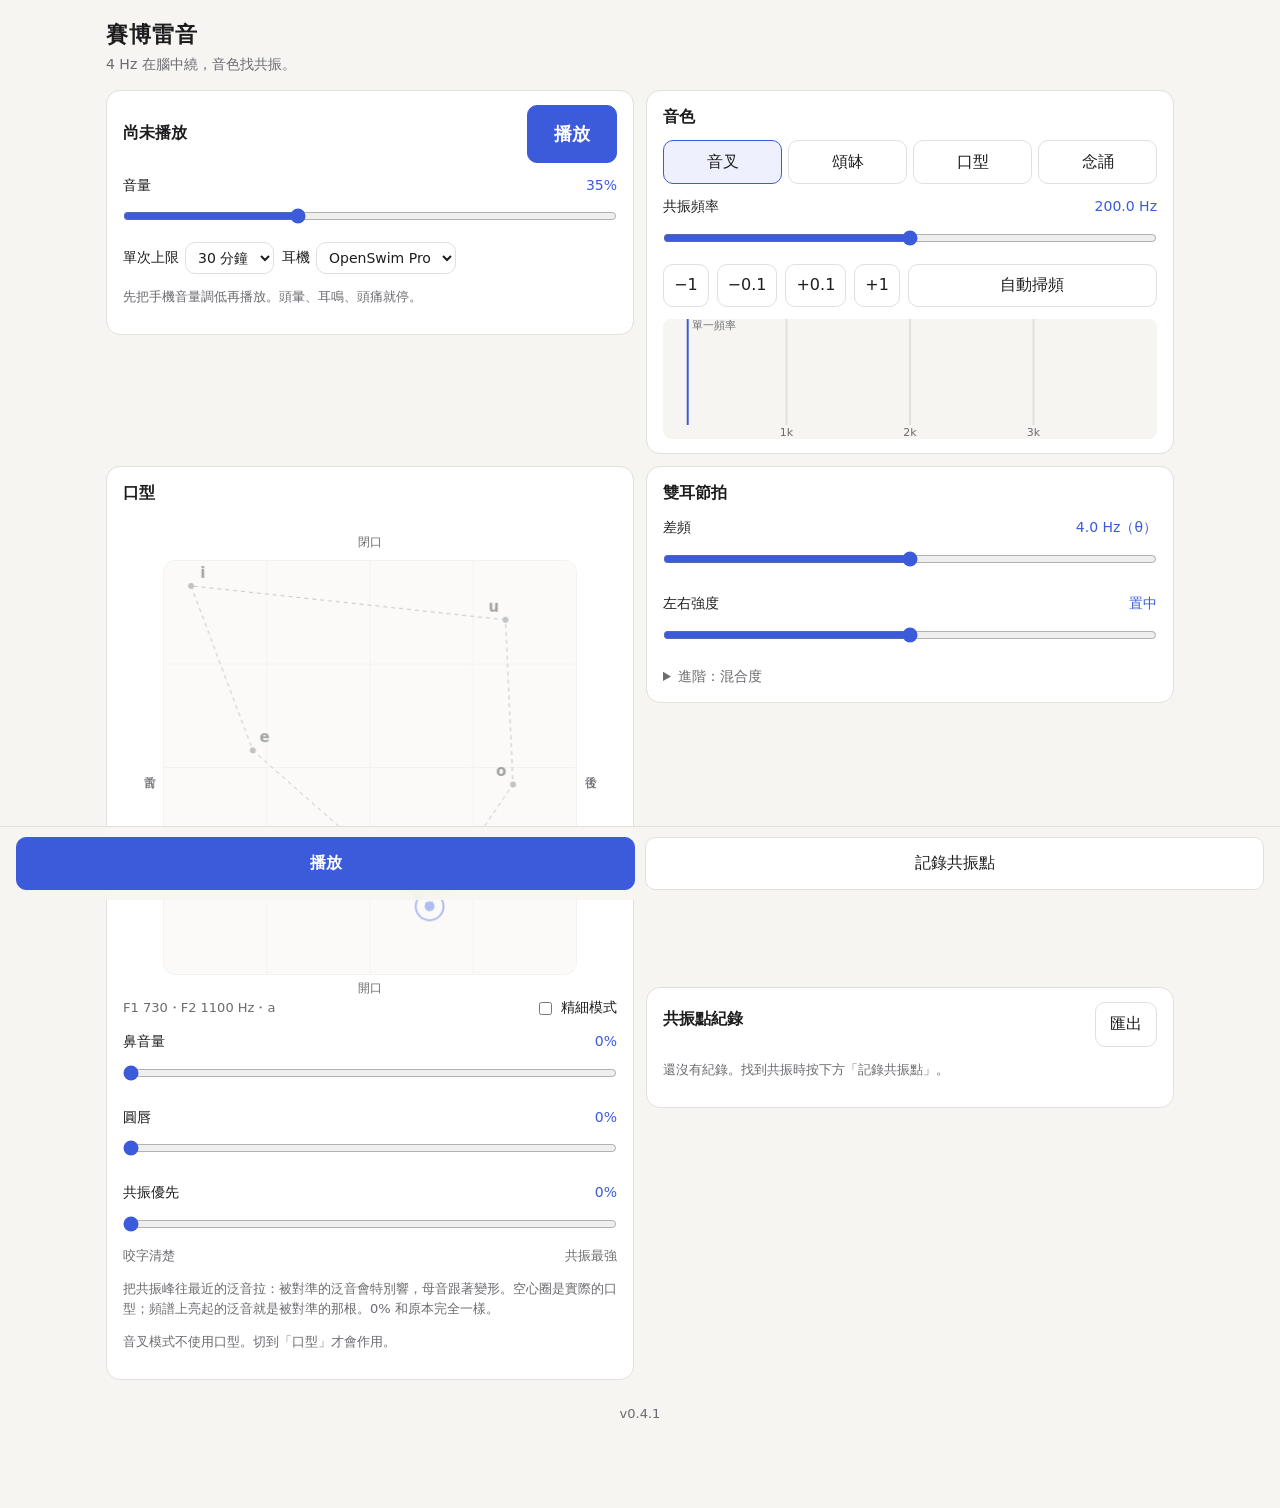
<file: index.html>
<!doctype html>
<html lang="zh-Hant">
<head>
<meta charset="utf-8">
<meta name="viewport" content="width=device-width,initial-scale=1">
<meta http-equiv="refresh" content="0; url=app/">
<title>賽博雷音</title>
</head>
<body>
<p><a href="app/">開啟賽博雷音</a></p>
</body>
</html>
</file>
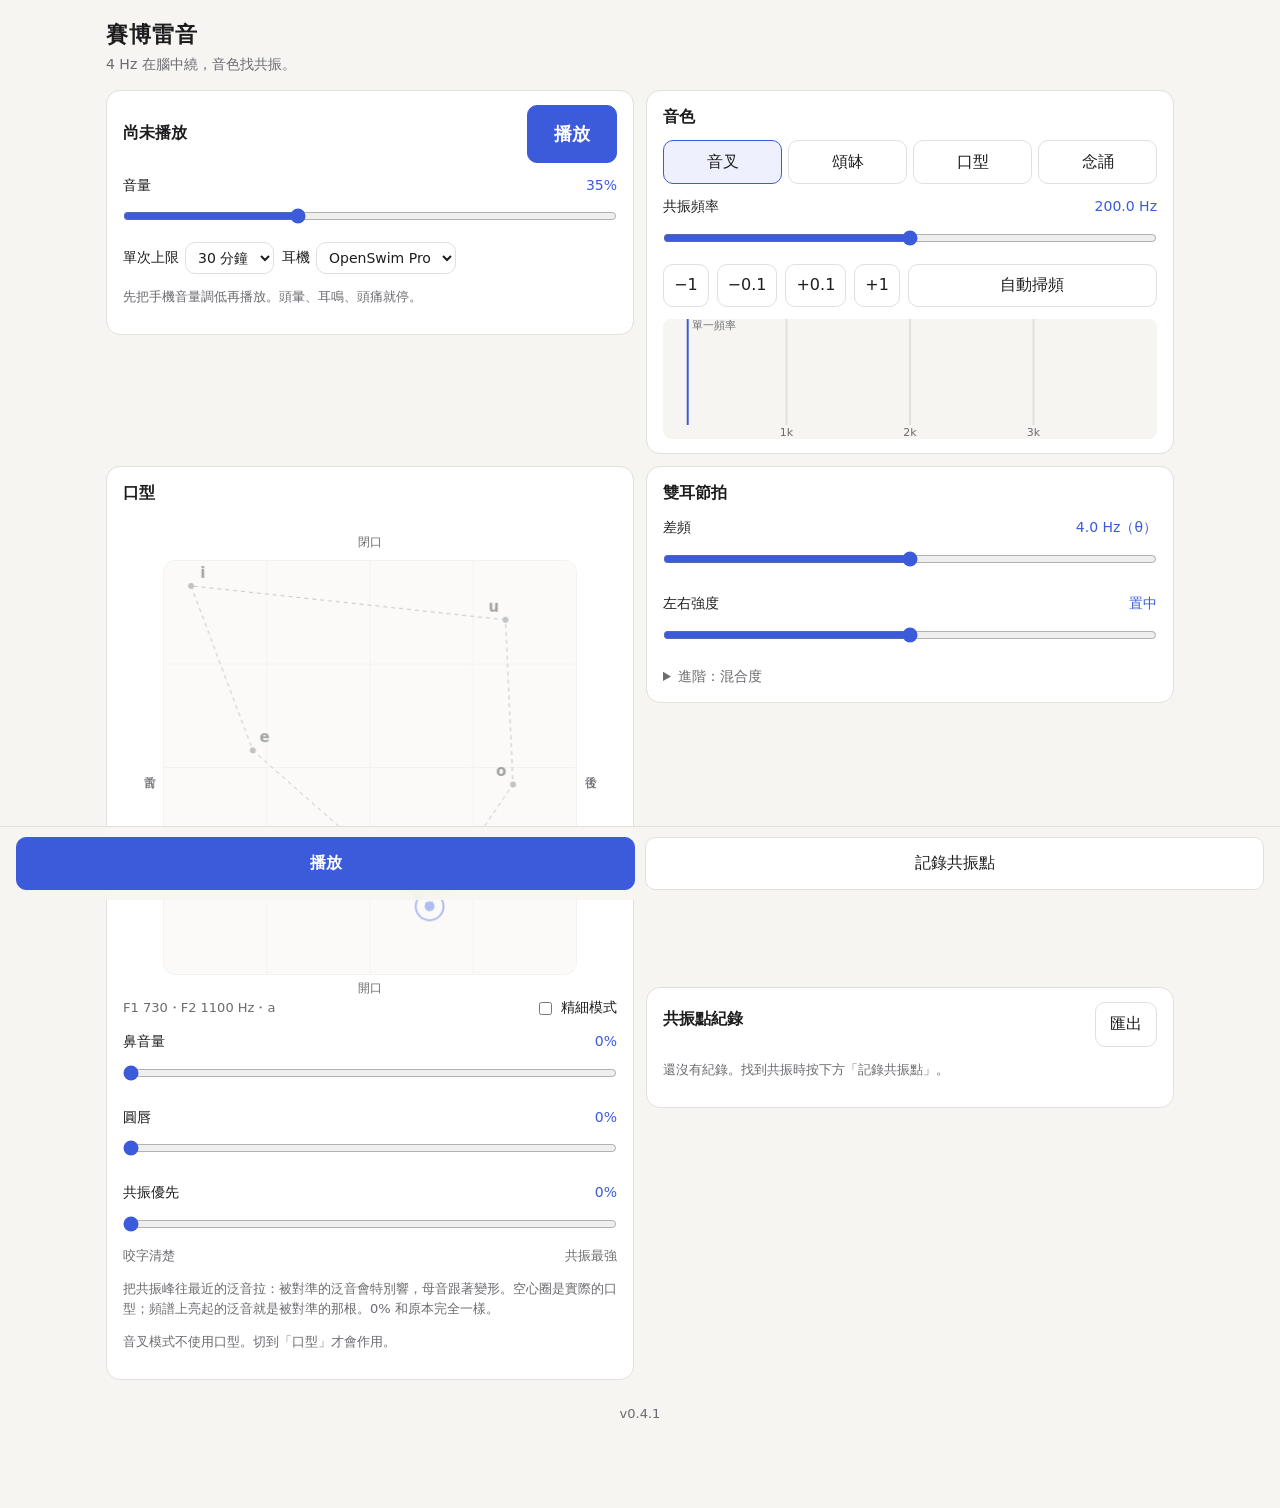
<file: app/index.html>
<!doctype html>
<html lang="zh-Hant">
<head>
<meta charset="utf-8">
<meta name="viewport" content="width=device-width,initial-scale=1,viewport-fit=cover">
<meta name="theme-color" content="#16161a">
<link rel="manifest" href="manifest.webmanifest">
<link rel="icon" href="icon-192.png">
<link rel="stylesheet" href="style.css?v=0.4.1">
<title>賽博雷音</title>
</head>
<body>
<header class="top">
  <h1>賽博雷音</h1>
  <p class="sub">4 Hz 在腦中繞，音色找共振。</p>
</header>

<div id="unsupported" class="banner bad" hidden>這個瀏覽器不支援精確音訊引擎（需要 https 與 AudioWorklet）。請用 Chrome 開啟正式網址。</div>
<div id="interrupted" class="banner" hidden>
  聲音被中斷了（例如通話）。<button id="resume" class="primary">繼續</button>
</div>

<main class="layout">
  <!-- 播放與安全 -->
  <section class="card" id="playCard">
    <div class="row between">
      <div>
        <div id="status" class="status">尚未播放</div>
        <div id="remain" class="muted small"></div>
      </div>
      <button id="playBig" class="primary big">播放</button>
    </div>
    <label class="field">
      <span class="lbl">音量 <output id="volOut"></output></span>
      <input type="range" id="vol" min="0" max="100" step="1">
    </label>
    <div class="row wrap gap">
      <label class="inline">單次上限
        <select id="limit">
          <option value="10">10 分鐘</option><option value="20">20 分鐘</option>
          <option value="30">30 分鐘</option><option value="45">45 分鐘</option><option value="60">60 分鐘</option>
        </select>
      </label>
      <label class="inline">耳機
        <select id="headset">
          <option>OpenSwim Pro</option><option>Bose QC</option><option>其他</option>
        </select>
      </label>
    </div>
    <div id="setsRow" class="field" hidden>
      <span class="lbl">我的缽組 <span class="muted small">點一下就換成那組缽並開始播放</span></span>
      <div id="sets" class="chips"></div>
    </div>
    <p class="muted small">先把手機音量調低再播放。頭暈、耳鳴、頭痛就停。</p>
  </section>

  <!-- 音色 -->
  <section class="card">
    <h2>音色</h2>
    <div class="seg" role="group" aria-label="音色模式">
      <button data-mode="tone">音叉</button>
      <button data-mode="bowl">頌缽</button>
      <button data-mode="voice">口型</button>
      <button data-mode="chant">念誦</button>
    </div>
    <label class="field">
      <span class="lbl">共振頻率 <output id="f0Out"></output></span>
      <input type="range" id="f0" min="0" max="1000" step="1">
    </label>
    <div class="row gap nudges">
      <button data-nudge="-1">−1</button><button data-nudge="-0.1">−0.1</button>
      <button data-nudge="0.1">+0.1</button><button data-nudge="1">+1</button>
      <button id="sweep" class="grow">自動掃頻</button>
    </div>
    <p id="sweepHint" class="muted small" hidden>從目前頻率慢慢往上掃到 1000 Hz。感覺到共振就按下方「記錄共振點」；碰任何頻率控制就停止掃頻。</p>
    <canvas id="spec" class="spec" aria-label="頻譜：聲道響應與各泛音"></canvas>
  </section>

  <!-- 念誦 -->
  <section class="card" id="chantCard" hidden>
    <h2>念誦</h2>
    <textarea id="chantText" rows="3" spellcheck="false" autocapitalize="off" autocomplete="off" autocorrect="off"
      placeholder="輸入漢字或梵文轉寫（IAST）。一行一句；。或 | 停頓、|| 長停頓；~ 把前一個音拉長一拍；[na mo] 方括號裡寫拼音可指定讀法。"></textarea>
    <div id="keys" class="keys" aria-label="特殊字母"></div>
    <p class="muted small">文字只存在這支手機裡，不會上傳；匯出紀錄時也不含文字。</p>
    <div id="chantView" class="chantview" aria-label="念到的位置"></div>
    <label class="field">
      <span class="lbl">念速 <output id="rateOut"></output></span>
      <input type="range" id="rate" min="0" max="1000" step="1">
      <span class="ends small muted"><span>慢（一音約 20 秒）</span><span>快</span></span>
    </label>
    <label class="field">
      <span class="lbl">連音 <output id="legatoOut"></output></span>
      <input type="range" id="legato" min="0" max="100" step="1">
      <span class="ends small muted"><span>逐字</span><span>連綿</span></span>
    </label>
    <p class="muted small">往「連綿」拉，字與字之間不再斷開：子音造成的音量凹陷變淺，口型不停地滑向下一個音。0% 和原本一樣。</p>
    <div class="row gap wrap">
      <label class="inline"><input type="checkbox" id="loop"> 循環</label>
      <button id="chantRestart">回到開頭</button>
      <button id="offsetZero">偏移歸零</button>
    </div>
    <p class="muted small">點上面任一句，從那句開始念。下方口型觸控板在念誦時是「整段念法的偏移」：拖一下，整段往那個方向偏。鼻音量、圓唇、共振優先照常作用。</p>
  </section>

  <!-- 頌缽 -->
  <section class="card" id="bowlCard" hidden>
    <h2>頌缽</h2>
    <div class="field">
      <span class="lbl">缽數</span>
      <div class="seg" id="bowlN" role="group" aria-label="缽數">
        <button data-n="1">1</button><button data-n="2">2</button><button data-n="3">3</button><button data-n="4">4</button>
      </div>
    </div>
    <div id="bowlRows"></div>
    <div id="bowlMulti" hidden>
      <label class="field">
        <span class="lbl">敲法</span>
        <select id="bowlOrder">
          <option value="roll">輪流敲（一個接一個）</option>
          <option value="together">同時敲</option>
        </select>
      </label>
      <label class="inline"><input type="checkbox" id="bowlAlign"> 拍頻對齊</label>
      <p id="alignInfo" class="muted small"></p>
      <p class="muted small">每個缽、每個泛音在右耳都比左耳高差頻，幾個缽一起響也守得住腦中繞。缽與缽之間的「嗡—嗡—」左右耳相同，不改變差頻；拍頻對齊會把副缽微調（最多 3%），讓這個起伏也剛好等於差頻；五度、八度這類音程的泛音彼此離得遠，本來就不太拍打，對齊主要用在同音或音高相近的缽。敲法要在「每 n 秒敲一下」時才有作用。</p>
    </div>
    <label class="field">
      <span class="lbl">奏法</span>
      <select id="strike">
        <option value="0">磨缽（持續）</option>
        <option value="5">每 5 秒敲一下</option>
        <option value="8">每 8 秒敲一下</option>
        <option value="12">每 12 秒敲一下</option>
        <option value="20">每 20 秒敲一下</option>
      </select>
    </label>
    <div id="strikeOpts" hidden>
      <label class="field">
        <span class="lbl">槌</span>
        <select id="mallet">
          <option value="soft">皮槌（悶、柔）</option>
          <option value="wood">木槌（脆、亮）</option>
        </select>
      </label>
      <label class="field">
        <span class="lbl">敲擊聲 <output id="knockOut"></output></span>
        <input type="range" id="knock" min="0" max="100" step="1">
        <span class="ends small muted"><span>只有餘音</span><span>敲得清楚</span></span>
      </label>
    </div>
    <label class="field">
      <span class="lbl">亮度 <output id="brightOut"></output></span>
      <input type="range" id="bright" min="0" max="100" step="1">
      <span class="ends small muted"><span>沉</span><span>亮</span></span>
    </label>
    <label class="field">
      <span class="lbl">顫動 <output id="wobbleOut"></output></span>
      <input type="range" id="wobble" min="0" max="100" step="1">
      <span class="ends small muted"><span>平穩</span><span>嗡嗡顫</span></span>
    </label>
    <p class="muted small">共振頻率就是缽的基音，其餘泛音不是整數倍，這是缽聲的來源。顫動是缽自己的「嗡—嗡—」，比 4 Hz 慢，和腦中繞是兩回事；太強可能蓋過腦中繞的感覺。</p>
    <div class="row gap wrap">
      <button id="saveSet">存成缽組</button>
      <button id="manageSets" aria-pressed="false">管理缽組</button>
    </div>
    <p class="muted small">缽組會記住：共振頻率、差頻、缽數與各缽音程音量、敲法、拍頻對齊、奏法、槌、敲擊聲、亮度、顫動。存在這支手機裡。</p>
    <ul id="setList" class="points" hidden></ul>
  </section>

  <!-- 口型 -->
  <section class="card" id="voiceCard">
    <h2>口型</h2>
    <div class="padwrap">
      <span class="ax top">閉口</span>
      <span class="ax left">舌前</span>
      <canvas id="pad" class="pad" tabindex="0" aria-label="口型觸控板：上下開口，左右舌位"></canvas>
      <span class="ax right">舌後</span>
      <span class="ax bottom">開口</span>
    </div>
    <div class="row between small">
      <span id="padOut" class="muted"></span>
      <label class="inline"><input type="checkbox" id="fine"> 精細模式</label>
    </div>
    <label class="field">
      <span class="lbl">鼻音量 <output id="nasalOut"></output></span>
      <input type="range" id="nasal" min="0" max="100" step="1">
    </label>
    <label class="field">
      <span class="lbl">圓唇 <output id="roundOut"></output></span>
      <input type="range" id="round" min="0" max="100" step="1">
    </label>
    <label class="field">
      <span class="lbl">共振優先 <output id="tuneOut"></output></span>
      <input type="range" id="tune" min="0" max="100" step="1">
      <span class="ends small muted"><span>咬字清楚</span><span>共振最強</span></span>
    </label>
    <p class="muted small">把共振峰往最近的泛音拉：被對準的泛音會特別響，母音跟著變形。空心圈是實際的口型；頻譜上亮起的泛音就是被對準的那根。0% 和原本完全一樣。</p>
    <p id="toneNote" class="muted small" hidden>音叉模式不使用口型。切到「口型」才會作用。</p>
  </section>

  <!-- 雙耳節拍 -->
  <section class="card">
    <h2>雙耳節拍</h2>
    <label class="field">
      <span class="lbl">差頻 <output id="deltaOut"></output></span>
      <input type="range" id="delta" min="0" max="8" step="0.1">
    </label>
    <label class="field">
      <span class="lbl">左右強度 <output id="balOut"></output></span>
      <input type="range" id="bal" min="-100" max="100" step="1">
    </label>
    <details>
      <summary>進階：混合度</summary>
      <label class="field">
        <span class="lbl">混合度 <output id="mixOut"></output></span>
        <input type="range" id="mix" min="0" max="100" step="1">
        <span class="ends small muted"><span>腦中繞</span><span>一鬆一緊</span></span>
      </label>
      <p class="muted small">每邊耳朵混進多少另一邊的聲音。不是按摩的主機制，平常保持 0。</p>
    </details>
  </section>

  <!-- 共振點紀錄 -->
  <section class="card" id="logCard">
    <div class="row between">
      <h2>共振點紀錄</h2>
      <button id="export">匯出</button>
    </div>
    <form id="recForm" class="rec" hidden>
      <p class="small">哪裡在共振？（可多選）</p>
      <div id="parts" class="chips"></div>
      <input id="note" type="text" placeholder="備註（可不填）" maxlength="200">
      <div class="row gap">
        <button type="submit" class="primary grow">儲存</button>
        <button type="button" id="recCancel">取消</button>
      </div>
    </form>
    <ul id="points" class="points"></ul>
    <p id="noPoints" class="muted small">還沒有紀錄。找到共振時按下方「記錄共振點」。</p>
  </section>
</main>

<nav class="bar">
  <button id="playBar" class="primary">播放</button>
  <button id="recBtn">記錄共振點</button>
</nav>

<script type="module" src="app.js?v=0.4.1"></script>
<p class="ver muted small">v0.4.1</p>
</body>
</html>
</file>
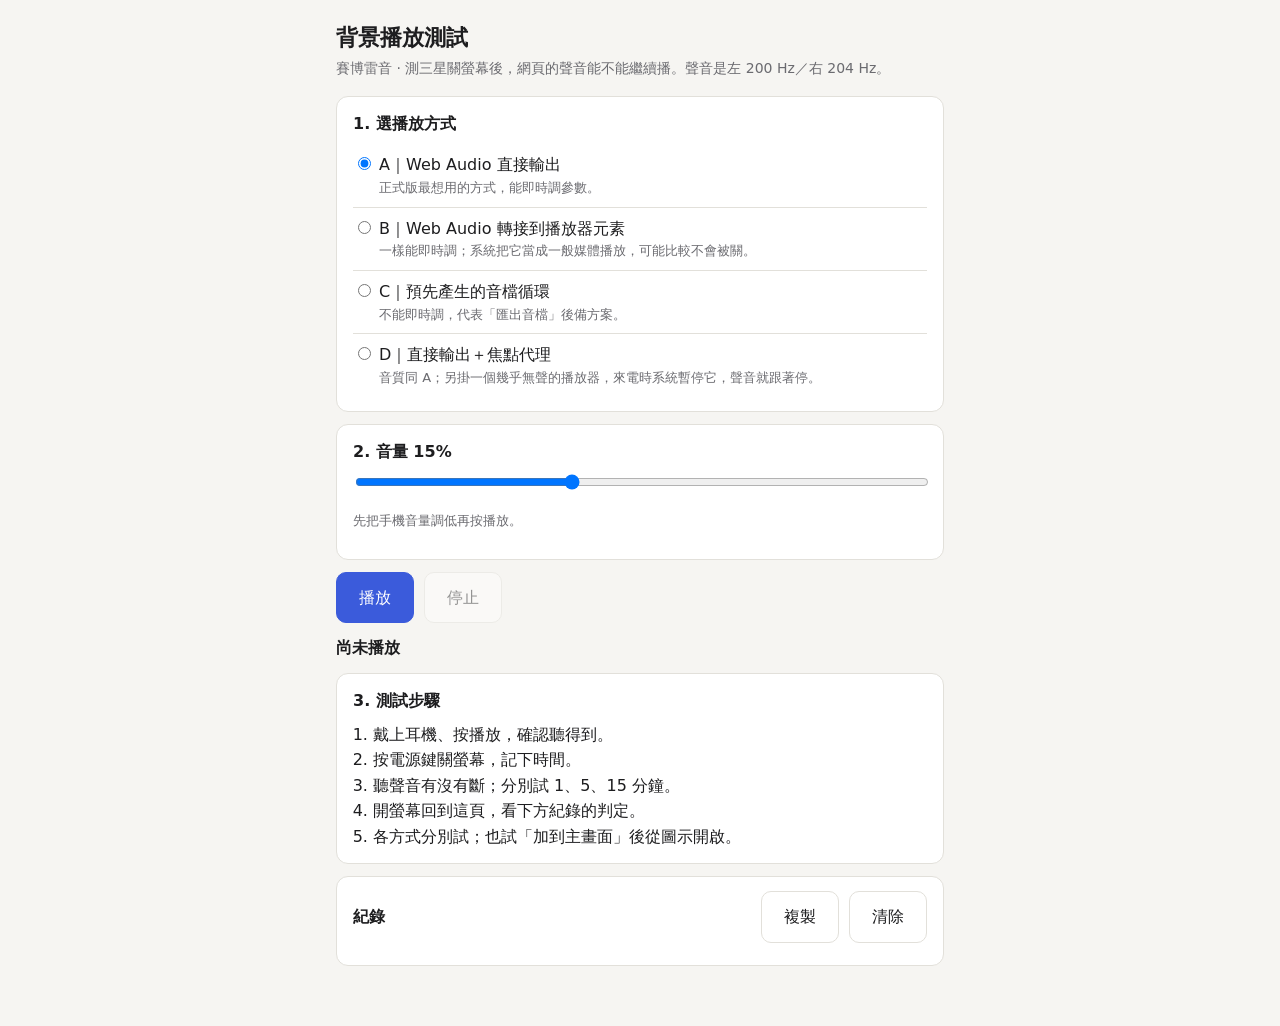
<file: spike/bg-audio/index.html>
<!doctype html>
<html lang="zh-Hant">
<head>
<meta charset="utf-8">
<meta name="viewport" content="width=device-width,initial-scale=1">
<meta name="theme-color" content="#16161a">
<link rel="manifest" href="manifest.webmanifest">
<link rel="icon" href="icon-192.png">
<title>背景播放測試</title>
<style>
:root{--bg:#f6f5f2;--panel:#fff;--ink:#1d1d1f;--mute:#6b6b70;--line:#e2e0da;--acc:#3b5bdb;--ok:#2b8a3e;--bad:#c92a2a}
@media (prefers-color-scheme:dark){:root{--bg:#16161a;--panel:#1f1f24;--ink:#ececf0;--mute:#9a9aa3;--line:#30303a;--acc:#8ea2ff;--ok:#69db7c;--bad:#ff8787}}
*{box-sizing:border-box}
body{margin:0;background:var(--bg);color:var(--ink);font:16px/1.6 system-ui,"Microsoft JhengHei","Noto Sans TC",sans-serif}
main{max-width:640px;margin:0 auto;padding:20px 16px 48px}
h1{font-size:22px;margin:0}
h2{font-size:16px;margin:0 0 8px}
.sub{color:var(--mute);margin:2px 0 16px;font-size:14px}
.card{background:var(--panel);border:1px solid var(--line);border-radius:12px;padding:14px 16px;margin-bottom:12px}
label.opt{display:block;padding:8px 0;border-top:1px solid var(--line)}
label.opt:first-of-type{border-top:0}
label.opt small{display:block;color:var(--mute);margin-left:26px;font-size:13px}
.row{display:flex;gap:10px;flex-wrap:wrap;align-items:center}
button{font:inherit;padding:12px 22px;border-radius:10px;border:1px solid var(--line);background:var(--panel);color:var(--ink);cursor:pointer}
button.primary{background:var(--acc);border-color:var(--acc);color:#fff}
button:disabled{opacity:.45}
input[type=range]{width:100%}
#status{font-weight:600;margin:12px 0}
ol.steps{margin:0;padding-left:20px}
#log{list-style:none;margin:8px 0 0;padding:0;font-size:14px}
#log li{padding:5px 0;border-top:1px solid var(--line)}
#log time{color:var(--mute);font-variant-numeric:tabular-nums;margin-right:6px}
#log .ok{color:var(--ok)} #log .bad{color:var(--bad)}
.small{font-size:13px;color:var(--mute)}
</style>
</head>
<body>
<main>
  <h1>背景播放測試</h1>
  <p class="sub">賽博雷音 · 測三星關螢幕後，網頁的聲音能不能繼續播。聲音是左 200 Hz／右 204 Hz。</p>

  <section class="card">
    <h2>1. 選播放方式</h2>
    <label class="opt"><input type="radio" name="m" value="direct" checked> A｜Web Audio 直接輸出
      <small>正式版最想用的方式，能即時調參數。</small></label>
    <label class="opt"><input type="radio" name="m" value="stream"> B｜Web Audio 轉接到播放器元素
      <small>一樣能即時調；系統把它當成一般媒體播放，可能比較不會被關。</small></label>
    <label class="opt"><input type="radio" name="m" value="file"> C｜預先產生的音檔循環
      <small>不能即時調，代表「匯出音檔」後備方案。</small></label>
    <label class="opt"><input type="radio" name="m" value="hybrid"> D｜直接輸出＋焦點代理
      <small>音質同 A；另掛一個幾乎無聲的播放器，來電時系統暫停它，聲音就跟著停。</small></label>
  </section>

  <section class="card">
    <h2>2. 音量 <output id="volOut"></output></h2>
    <input type="range" id="vol" min="0" max="40" value="15">
    <p class="small">先把手機音量調低再按播放。</p>
  </section>

  <div class="row">
    <button id="play" class="primary">播放</button>
    <button id="stop" disabled>停止</button>
  </div>
  <p id="status">尚未播放</p>

  <section class="card">
    <h2>3. 測試步驟</h2>
    <ol class="steps">
      <li>戴上耳機、按播放，確認聽得到。</li>
      <li>按電源鍵關螢幕，記下時間。</li>
      <li>聽聲音有沒有斷；分別試 1、5、15 分鐘。</li>
      <li>開螢幕回到這頁，看下方紀錄的判定。</li>
      <li>各方式分別試；也試「加到主畫面」後從圖示開啟。</li>
    </ol>
  </section>

  <section class="card">
    <div class="row" style="justify-content:space-between">
      <h2 style="margin:0">紀錄</h2>
      <div class="row"><button id="copy">複製</button><button id="clear">清除</button></div>
    </div>
    <ul id="log"></ul>
  </section>
</main>

<script>
'use strict';
const $ = s => document.querySelector(s);
const LOGKEY = 'bgtest-log', AWAYKEY = 'bgtest-away';
const FL = 200, FR = 204;
const LABEL = { direct: 'A 直接輸出', stream: 'B 轉接播放器', file: 'C 音檔循環', hybrid: 'D 直接輸出＋焦點代理' };

/* ---------- 紀錄 ---------- */
let log = [];
try { log = JSON.parse(localStorage.getItem(LOGKEY) || '[]'); } catch (e) {}
const esc = s => String(s).replace(/[&<>]/g, c => ({ '&': '&amp;', '<': '&lt;', '>': '&gt;' }[c]));
function addLog(msg, cls) {
  log.push({ t: Date.now(), msg, cls: cls || '' });
  if (log.length > 400) log = log.slice(-400);
  try { localStorage.setItem(LOGKEY, JSON.stringify(log)); } catch (e) {}
  renderLog();
}
function renderLog() {
  $('#log').innerHTML = log.slice().reverse().map(e =>
    `<li class="${e.cls}"><time>${new Date(e.t).toLocaleTimeString('zh-TW', { hour12: false })}</time>${esc(e.msg)}</li>`).join('');
}
$('#clear').onclick = () => { log = []; try { localStorage.removeItem(LOGKEY); } catch (e) {} renderLog(); };
$('#copy').onclick = async () => {
  const text = log.map(e => new Date(e.t).toLocaleString('zh-TW', { hour12: false }) + '  ' + e.msg).join('\n');
  try { await navigator.clipboard.writeText(text); $('#status').textContent = '紀錄已複製'; }
  catch (e) { $('#status').textContent = '無法複製，請截圖'; }
};

/* ---------- 音量 ---------- */
const vol = () => $('#vol').value / 100;
function showVol() { $('#volOut').textContent = $('#vol').value + '%'; }
$('#vol').oninput = () => {
  showVol();
  if (master) master.gain.setTargetAtTime(vol(), ctx.currentTime, 0.05);
  if (fileEl) fileEl.volume = Math.min(1, vol());
};
showVol();

/* ---------- 播放 ---------- */
let ctx = null, master = null, oscs = [], streamEl = null, fileEl = null, fileUrl = null;
let keepEl = null, quietUrl = null;
let method = null, playing = false;

function makeTones() {
  ctx = new AudioContext();
  ctx.onstatechange = e => {
    const s = e.target.state;
    if (s !== 'closed') addLog('音訊引擎狀態：' + s, s === 'running' ? '' : 'bad');
  };
  const merger = ctx.createChannelMerger(2);
  const oL = ctx.createOscillator(), oR = ctx.createOscillator();
  oL.frequency.value = FL; oR.frequency.value = FR;
  oL.connect(merger, 0, 0); oR.connect(merger, 0, 1);
  master = ctx.createGain(); master.gain.value = 0;
  merger.connect(master);
  oL.start(); oR.start();
  oscs = [oL, oR];
}

// 立體聲 16-bit WAV；sample(i) 回傳 [左, 右]（整數）
function wavBlob(sr, n, sample) {
  const buf = new ArrayBuffer(44 + n * 4), v = new DataView(buf);
  const str = (o, s) => { for (let i = 0; i < s.length; i++) v.setUint8(o + i, s.charCodeAt(i)); };
  str(0, 'RIFF'); v.setUint32(4, 36 + n * 4, true); str(8, 'WAVE');
  str(12, 'fmt '); v.setUint32(16, 16, true); v.setUint16(20, 1, true); v.setUint16(22, 2, true);
  v.setUint32(24, sr, true); v.setUint32(28, sr * 4, true); v.setUint16(32, 4, true); v.setUint16(34, 16, true);
  str(36, 'data'); v.setUint32(40, n * 4, true);
  for (let i = 0, o = 44; i < n; i++, o += 4) {
    const [l, r] = sample(i);
    v.setInt16(o, l, true); v.setInt16(o + 2, r, true);
  }
  return new Blob([buf], { type: 'audio/wav' });
}
// 30 秒：200×30、204×30 都是整數週期，循環無接縫
function makeWav() {
  const sr = 44100, a = 0.8 * 32767, wL = 2 * Math.PI * FL / sr, wR = 2 * Math.PI * FR / sr;
  return wavBlob(sr, sr * 30, i => [Math.round(a * Math.sin(wL * i)), Math.round(a * Math.sin(wR * i))]);
}
// 焦點代理用：同樣的 200／204 Hz，約 -60 dBFS。
// 要高於 Chrome 的「有聲」門檻（約 -72 dBFS），否則背景會被當成靜音媒體暫停（v1 用 -90 dB，3 分鐘就停）；
// 又遠低於主聲音，會被完全蓋過。
function makeQuietWav() {
  const sr = 44100, a = 0.001 * 32767, wL = 2 * Math.PI * FL / sr, wR = 2 * Math.PI * FR / sr;
  return wavBlob(sr, sr * 30, i => [Math.round(a * Math.sin(wL * i)), Math.round(a * Math.sin(wR * i))]);
}

function watchEl(el, name) {
  ['pause', 'stalled', 'suspend', 'waiting', 'error'].forEach(ev =>
    el.addEventListener(ev, () => { if (playing) addLog(`${name} 事件：${ev}`, ev === 'suspend' ? '' : 'bad'); }));
}

function setMediaSession() {
  if (!('mediaSession' in navigator)) { addLog('此瀏覽器不支援 Media Session'); return; }
  try {
    const meta = { title: '背景播放測試', artist: '賽博雷音', album: LABEL[method] };
    try { meta.artwork = [{ src: new URL('icon-512.png', location.href).href, sizes: '512x512', type: 'image/png' }]; } catch (e) {}
    try { navigator.mediaSession.metadata = new MediaMetadata(meta); }
    catch (e) { delete meta.artwork; navigator.mediaSession.metadata = new MediaMetadata(meta); }
    if (method === 'hybrid') {
      navigator.mediaSession.setActionHandler('play', () => { if (keepEl) keepEl.play(); });
      navigator.mediaSession.setActionHandler('pause', () => { if (keepEl) keepEl.pause(); });
    } else {
      navigator.mediaSession.setActionHandler('play', () => start());
      navigator.mediaSession.setActionHandler('pause', () => stop());
    }
    navigator.mediaSession.setActionHandler('stop', () => stop());
    navigator.mediaSession.playbackState = 'playing';
  } catch (e) {
    addLog('鎖定畫面控制設定失敗（不影響播放）：' + e.message);
  }
}

async function start() {
  if (playing) return;
  method = document.querySelector('input[name=m]:checked').value;
  try {
    if (method === 'file') {
      if (!fileUrl) fileUrl = URL.createObjectURL(makeWav());
      fileEl = new Audio(fileUrl); fileEl.loop = true; fileEl.volume = Math.min(1, vol());
      fileLoops = 0; lastFileT = 0;
      fileEl.addEventListener('timeupdate', () => { if (method === 'file') audioClock(); });
      watchEl(fileEl, '音檔播放器');
      await fileEl.play();
    } else {
      makeTones();
      if (method === 'direct') {
        master.connect(ctx.destination);
      } else if (method === 'hybrid') {
        master.connect(ctx.destination);
        if (!quietUrl) quietUrl = URL.createObjectURL(makeQuietWav());
        keepEl = new Audio(quietUrl); keepEl.loop = true;
        keepEl.addEventListener('pause', () => {
          if (!playing || !ctx) return;
          ctx.suspend();
          if ('mediaSession' in navigator) navigator.mediaSession.playbackState = 'paused';
          addLog('焦點代理被暫停（來電或通知列）→ 聲音停止', 'bad');
          $('#status').textContent = '已暫停（焦點代理）';
          $('#play').textContent = '繼續播放'; $('#play').disabled = false;
        });
        keepEl.addEventListener('play', () => {
          if (!playing || !ctx) return;
          ctx.resume();
          if ('mediaSession' in navigator) navigator.mediaSession.playbackState = 'playing';
          addLog('焦點代理恢復 → 聲音恢復', 'ok');
          $('#status').textContent = '播放中：' + LABEL[method];
          $('#play').textContent = '播放'; $('#play').disabled = true;
        });
        await keepEl.play();
      } else {
        const dest = ctx.createMediaStreamDestination();
        master.connect(dest);
        streamEl = new Audio(); streamEl.srcObject = dest.stream;
        watchEl(streamEl, '轉接播放器');
        await streamEl.play();
      }
      await ctx.resume();
      master.gain.setTargetAtTime(vol(), ctx.currentTime, 0.1);
    }
    playing = true;
    setMediaSession();
    addLog('開始播放：' + LABEL[method], 'ok');
    $('#status').textContent = '播放中：' + LABEL[method];
    $('#play').disabled = true; $('#stop').disabled = false;
    document.querySelectorAll('input[name=m]').forEach(r => r.disabled = true);
  } catch (e) {
    addLog('播放失敗：' + e.message, 'bad');
    teardown();
  }
}

function teardown() {
  playing = false;
  if (keepEl) { keepEl.pause(); keepEl = null; }
  if (fileEl) { fileEl.pause(); fileEl = null; }
  if (streamEl) { streamEl.pause(); streamEl.srcObject = null; streamEl = null; }
  if (ctx) { oscs.forEach(o => { try { o.stop(); } catch (e) {} }); ctx.close(); ctx = null; master = null; oscs = []; }
  playing = false;
  if ('mediaSession' in navigator) navigator.mediaSession.playbackState = 'none';
  $('#play').textContent = '播放'; $('#play').disabled = false; $('#stop').disabled = true;
  document.querySelectorAll('input[name=m]').forEach(r => r.disabled = false);
}

function stop() {
  if (!playing) return;
  addLog('停止播放');
  $('#status').textContent = '已停止';
  teardown();
  try { localStorage.removeItem(AWAYKEY); } catch (e) {}
}
$('#play').onclick = () => {
  if (playing && method === 'hybrid' && keepEl && keepEl.paused) keepEl.play();
  else start();
};
$('#stop').onclick = stop;

/* ---------- 背景監測 ---------- */
// 音訊時鐘：A/B 用音訊引擎的時間；C 用播放器的累計時間（含循環次數）
let fileLoops = 0, lastFileT = 0;
function audioClock() {
  if (method === 'file' && fileEl) {
    const t = fileEl.currentTime;
    if (t + 1 < lastFileT) fileLoops++;
    lastFileT = t;
    return fileLoops * 30 + t;
  }
  return ctx ? ctx.currentTime : null;
}

let away = null, lastTick = Date.now(), maxGap = 0;
setInterval(() => {
  const now = Date.now();
  if (away) maxGap = Math.max(maxGap, now - lastTick);
  lastTick = now;
  if (playing) audioClock();
  if (away) { try { localStorage.setItem(AWAYKEY, JSON.stringify({ ...away, lastAlive: now })); } catch (e) {} }
}, 1000);

document.addEventListener('visibilitychange', () => {
  if (!playing) return;
  if (document.hidden) {
    away = { at: Date.now(), clock: audioClock(), method };
    maxGap = 0; lastTick = Date.now();
    try { localStorage.setItem(AWAYKEY, JSON.stringify({ ...away, lastAlive: away.at })); } catch (e) {}
    addLog('離開畫面（關螢幕或切到別的 App）');
  } else if (away) {
    const wall = (Date.now() - away.at) / 1000;
    const c = audioClock();
    const ran = c == null || away.clock == null ? null : c - away.clock;
    const gap = Math.round(maxGap / 1000);
    let verdict, cls;
    if (ran == null) { verdict = '無法判定，請以耳朵為準'; cls = ''; }
    else if (ran >= wall - 2) { verdict = '聲音全程在播'; cls = 'ok'; }
    else { verdict = `聲音大約在離開 ${Math.round(ran)} 秒後停了`; cls = 'bad'; }
    addLog(`回到畫面：離開 ${Math.round(wall)} 秒，音訊前進 ${ran == null ? '?' : Math.round(ran)} 秒 → ${verdict}；程式最長停頓 ${gap} 秒`, cls);
    away = null;
    try { localStorage.removeItem(AWAYKEY); } catch (e) {}
  }
});

// 手動重新整理或離開網址會觸發 pagehide；系統直接殺掉程序則不會，標記才會留下
window.addEventListener('pagehide', () => { try { localStorage.removeItem(AWAYKEY); } catch (e) {} });

// 頁面被系統關掉後重新載入：從上次留下的標記推算
(function checkKilled() {
  let a = null;
  try { a = JSON.parse(localStorage.getItem(AWAYKEY) || 'null'); } catch (e) {}
  if (!a) return;
  const alive = Math.round((a.lastAlive - a.at) / 1000);
  addLog(`上次（${LABEL[a.method] || '?'}）離開畫面後，頁面被系統關掉並重新載入；離開後至少還活了 ${alive} 秒`, 'bad');
  try { localStorage.removeItem(AWAYKEY); } catch (e) {}
})();

renderLog();
</script>
</body>
</html>
</file>
<file: app/style.css>
:root {
  --bg: #f6f5f2; --panel: #ffffff; --ink: #1d1d1f; --mute: #6b6b70; --line: #e2e0da;
  --acc: #3b5bdb; --acc-ink: #ffffff; --soft: #eef1fd; --bad: #c92a2a; --dot: #e8590c;
}
@media (prefers-color-scheme: dark) {
  :root {
    --bg: #16161a; --panel: #1f1f24; --ink: #ececf0; --mute: #9a9aa3; --line: #30303a;
    --acc: #8ea2ff; --acc-ink: #10121c; --soft: #262a3d; --bad: #ff8787; --dot: #ffa94d;
  }
}
* { box-sizing: border-box; }
[hidden] { display: none !important; }
html { -webkit-text-size-adjust: 100%; }
body {
  margin: 0; background: var(--bg); color: var(--ink);
  font: 16px/1.55 system-ui, "Microsoft JhengHei", "Noto Sans TC", sans-serif;
  padding-bottom: calc(76px + env(safe-area-inset-bottom));
}
.top { max-width: 1100px; margin: 0 auto; padding: 18px 16px 4px; }
h1 { font-size: 22px; margin: 0; letter-spacing: .04em; }
h2 { font-size: 16px; margin: 0 0 10px; }
.sub { margin: 2px 0 0; color: var(--mute); font-size: 14px; }
.layout {
  max-width: 1100px; margin: 0 auto; padding: 10px 16px 24px;
  display: grid; gap: 12px; grid-template-columns: 1fr;
}
@media (min-width: 900px) {
  .layout { grid-template-columns: 1fr 1fr; align-items: start; }
  #voiceCard { grid-row: span 2; }
}
.card { background: var(--panel); border: 1px solid var(--line); border-radius: 14px; padding: 14px 16px; min-width: 0; }
.row { display: flex; align-items: center; }
.between { justify-content: space-between; gap: 10px; }
.wrap { flex-wrap: wrap; }
.gap { gap: 8px; }
.grow { flex: 1; }
.small { font-size: 13px; }
.muted { color: var(--mute); }
button, select, input[type=text] {
  font: inherit; color: var(--ink); background: var(--panel);
  border: 1px solid var(--line); border-radius: 10px; padding: 9px 14px;
}
button { cursor: pointer; touch-action: manipulation; }
button.primary { background: var(--acc); border-color: var(--acc); color: var(--acc-ink); font-weight: 600; }
button.big { padding: 14px 26px; font-size: 18px; }
button[aria-pressed=true] { background: var(--soft); border-color: var(--acc); color: var(--ink); }
input[type=text] { width: 100%; }
.status { font-weight: 600; }
.field { display: block; margin: 12px 0 4px; }
.lbl { display: flex; justify-content: space-between; font-size: 14px; }
.lbl output { color: var(--acc); font-variant-numeric: tabular-nums; }
input[type=range] { width: 100%; margin: 6px 0 0; accent-color: var(--acc); height: 28px; }
.inline { display: inline-flex; align-items: center; gap: 6px; font-size: 14px; }
.inline select { padding: 6px 8px; }
.seg { display: grid; grid-auto-flow: column; grid-auto-columns: 1fr; gap: 6px; }
.nudges button { padding: 8px 10px; font-variant-numeric: tabular-nums; }
.spec { display: block; width: 100%; height: 120px; margin-top: 12px; border-radius: 8px; background: var(--bg); }
.padwrap {
  display: grid; grid-template-columns: auto 1fr auto; grid-template-rows: auto auto auto;
  align-items: center; justify-items: center; gap: 4px; max-width: 460px; margin: 0 auto;
}
.pad {
  grid-column: 2; grid-row: 2; width: 100%; aspect-ratio: 1; display: block;
  border-radius: 12px; background: var(--bg); border: 1px solid var(--line);
  touch-action: none; cursor: crosshair; outline-offset: 3px;
}
.pad.dim { opacity: .4; }
.ax { font-size: 12px; color: var(--mute); }
.ax.top { grid-column: 2; grid-row: 1; }
.ax.bottom { grid-column: 2; grid-row: 3; }
.ax.left { grid-column: 1; grid-row: 2; writing-mode: vertical-rl; }
.ax.right { grid-column: 3; grid-row: 2; writing-mode: vertical-rl; }
.ends { display: flex; justify-content: space-between; }
details { margin-top: 10px; }
summary { cursor: pointer; color: var(--mute); font-size: 14px; }
.banner {
  max-width: 1100px; margin: 8px auto 0; padding: 10px 16px; display: flex; gap: 12px; align-items: center;
  justify-content: space-between; background: var(--soft); border-radius: 12px;
}
.banner.bad { color: var(--bad); }
.banner:not([hidden]) { margin-left: 16px; margin-right: 16px; }
@media (min-width: 1132px) { .banner:not([hidden]) { margin-left: auto; margin-right: auto; } }
.rec { margin: 8px 0 12px; display: grid; gap: 10px; }
.rec p { margin: 0; }
.chips { display: flex; flex-wrap: wrap; gap: 6px; }
.chips button { padding: 6px 12px; border-radius: 999px; font-size: 14px; }
.points { list-style: none; margin: 8px 0 0; padding: 0; }
.points li { border-top: 1px solid var(--line); padding: 8px 0; display: flex; gap: 8px; align-items: center; }
.points .info { flex: 1; min-width: 0; font-size: 14px; }
.points .info .meta { color: var(--mute); font-size: 12.5px; font-variant-numeric: tabular-nums; }
.points button { padding: 6px 10px; font-size: 13px; }
.ver { text-align: center; margin: 0 0 8px; }
.bar {
  position: fixed; left: 0; right: 0; bottom: 0; z-index: 10;
  display: grid; grid-template-columns: 1fr 1fr; gap: 10px;
  padding: 10px 16px calc(10px + env(safe-area-inset-bottom));
  background: color-mix(in srgb, var(--bg) 88%, transparent); backdrop-filter: blur(8px);
  border-top: 1px solid var(--line);
}
.bar button { padding: 13px 10px; font-size: 16px; }

/* 念誦 */
#chantText { width: 100%; box-sizing: border-box; font: 16px/1.5 system-ui, sans-serif; padding: 8px 10px;
  border: 1px solid var(--line); border-radius: 8px; background: var(--bg); color: var(--ink); resize: vertical; }
.keys { display: flex; flex-wrap: wrap; gap: 4px; margin: 6px 0; }
.keys button { min-width: 34px; padding: 4px 6px; font-size: 16px; }
.chantview { position: relative; max-height: 9.5em; overflow-y: auto; margin: 8px 0; padding: 4px 0;
  border-top: 1px solid var(--line); border-bottom: 1px solid var(--line); font-size: 17px; line-height: 1.6; }
.chantview .cl { padding: 2px 6px; border-radius: 6px; cursor: pointer; overflow-wrap: anywhere; }
.chantview .cl.cur { background: color-mix(in srgb, var(--acc) 12%, transparent); }
.chantview .no { display: inline-block; min-width: 1.8em; color: var(--mute); font-size: 12px; }
.chantview .on { color: var(--acc); font-weight: 700; text-decoration: underline; text-underline-offset: 3px; }

/* 多缽、缽組 */
.bowlrow { border-top: 1px solid var(--line); padding: 8px 0 2px; }
.bowlrow .head { display: flex; gap: 8px; align-items: center; flex-wrap: wrap; }
.bowlrow .head .name { font-size: 14px; min-width: 3.5em; }
.bowlrow .head select { flex: 1; min-width: 8em; }
.bowlrow .hzbox { margin: 6px 0 2px; }
.bowlrow .hzbox input[type=range] { width: 100%; }
.bowlrow .hzbox .nudges { margin-top: 4px; }
.bowlrow .hz { color: var(--mute); font-size: 12.5px; font-variant-numeric: tabular-nums; }
.chips { display: flex; flex-wrap: wrap; gap: 8px; margin-top: 4px; }
.chips button { padding: 8px 14px; border-radius: 999px; }
</file>
